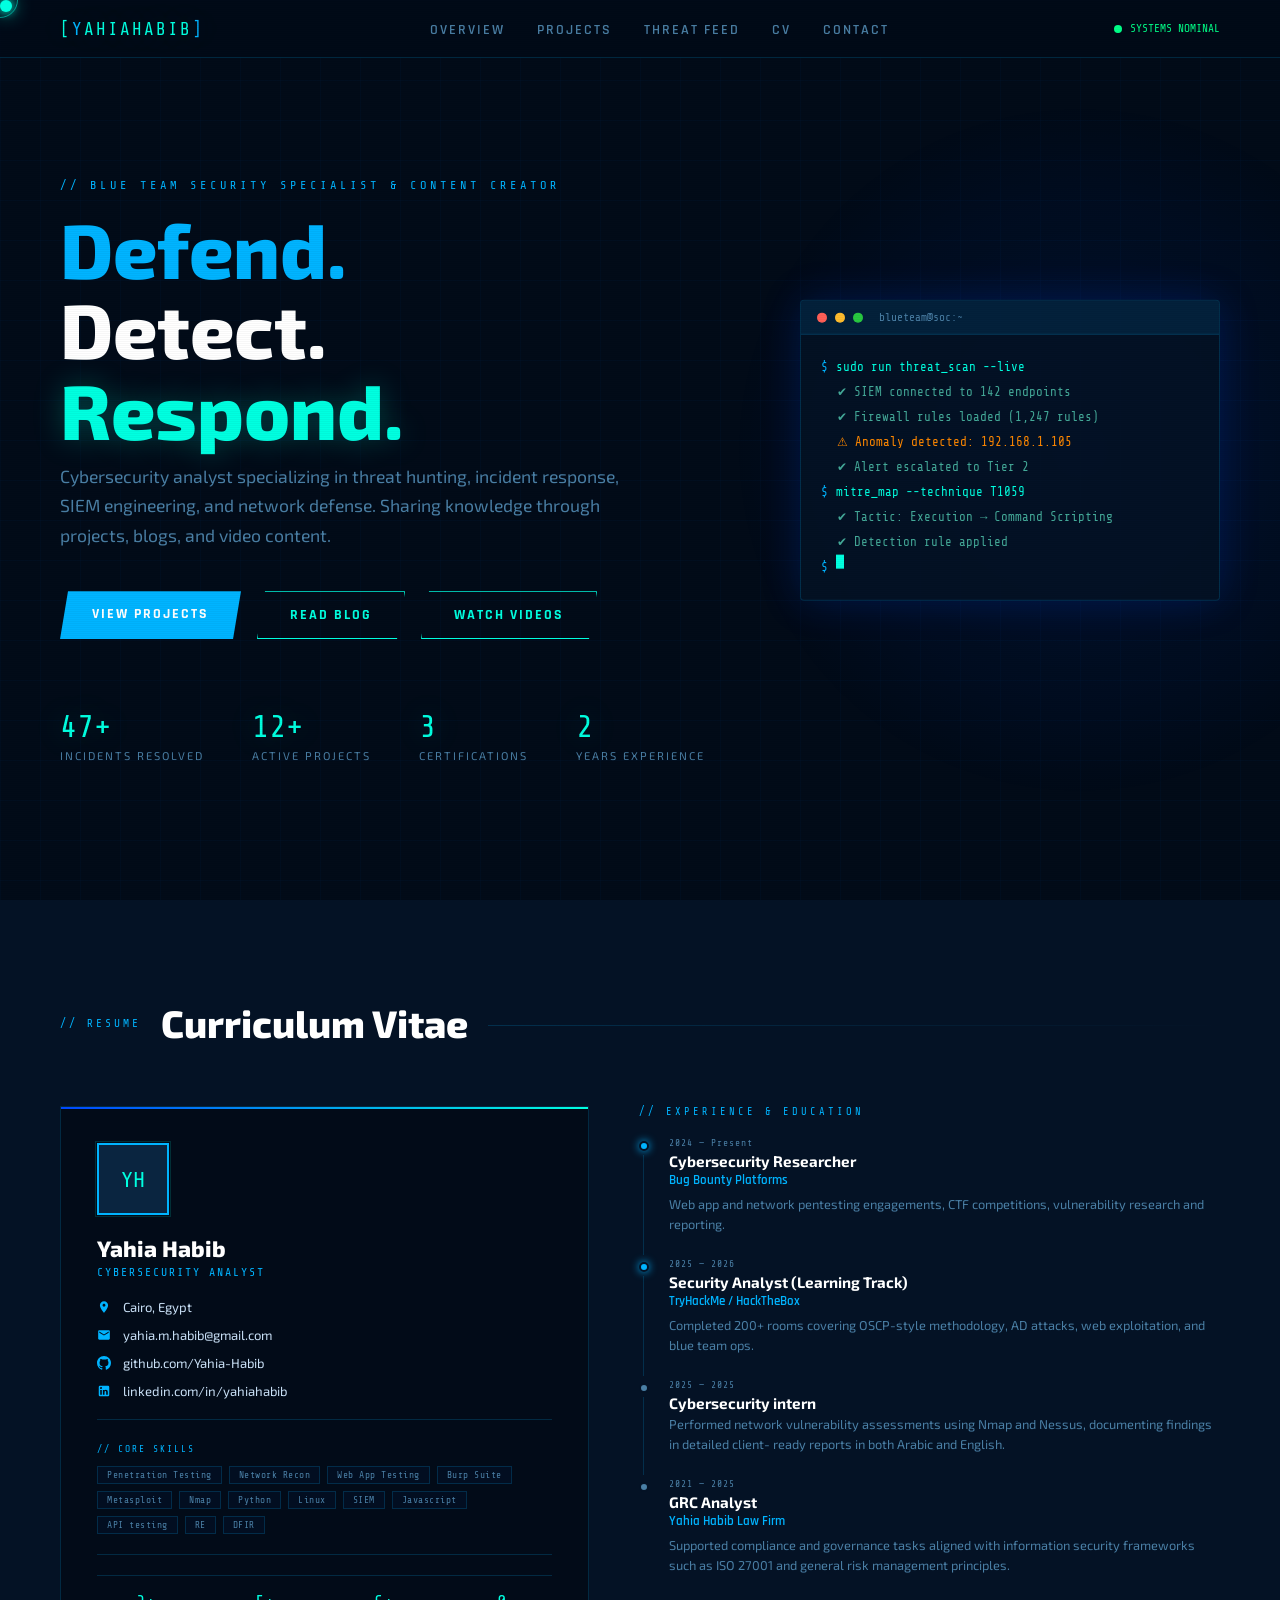
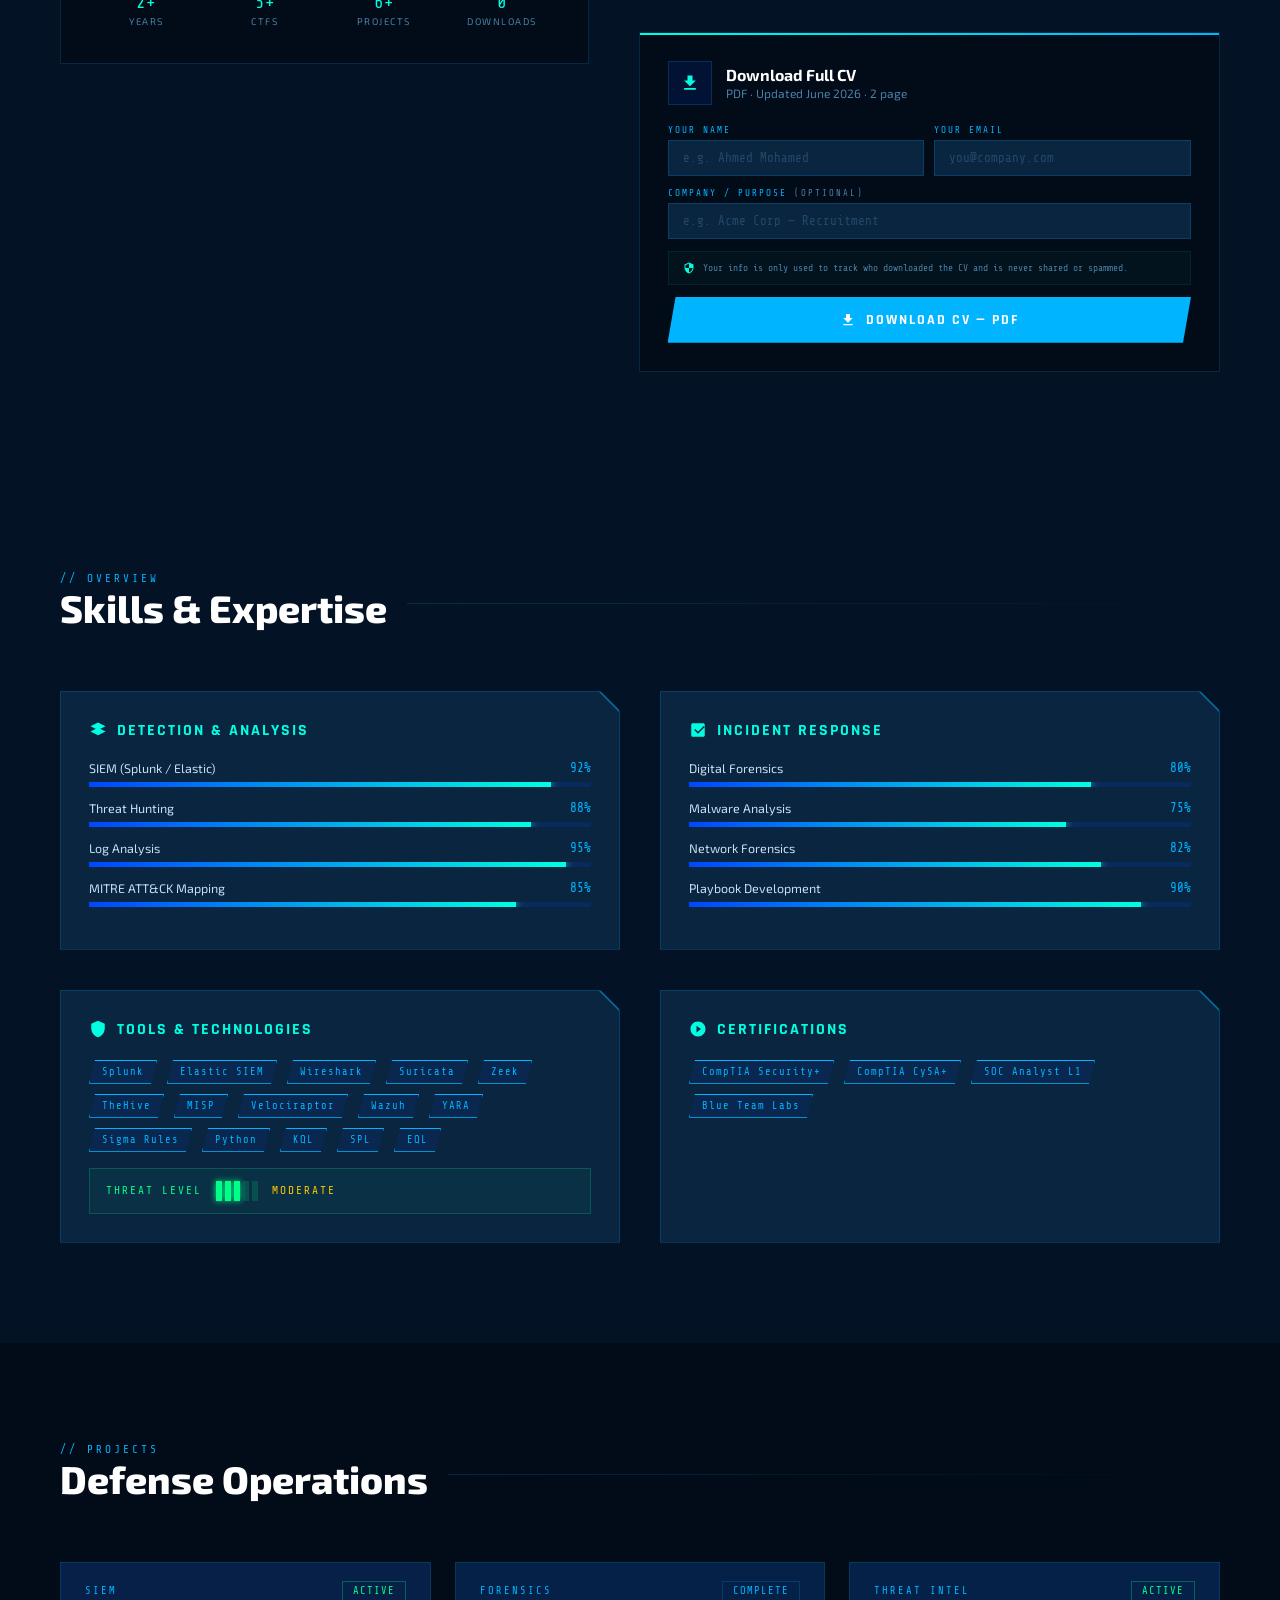
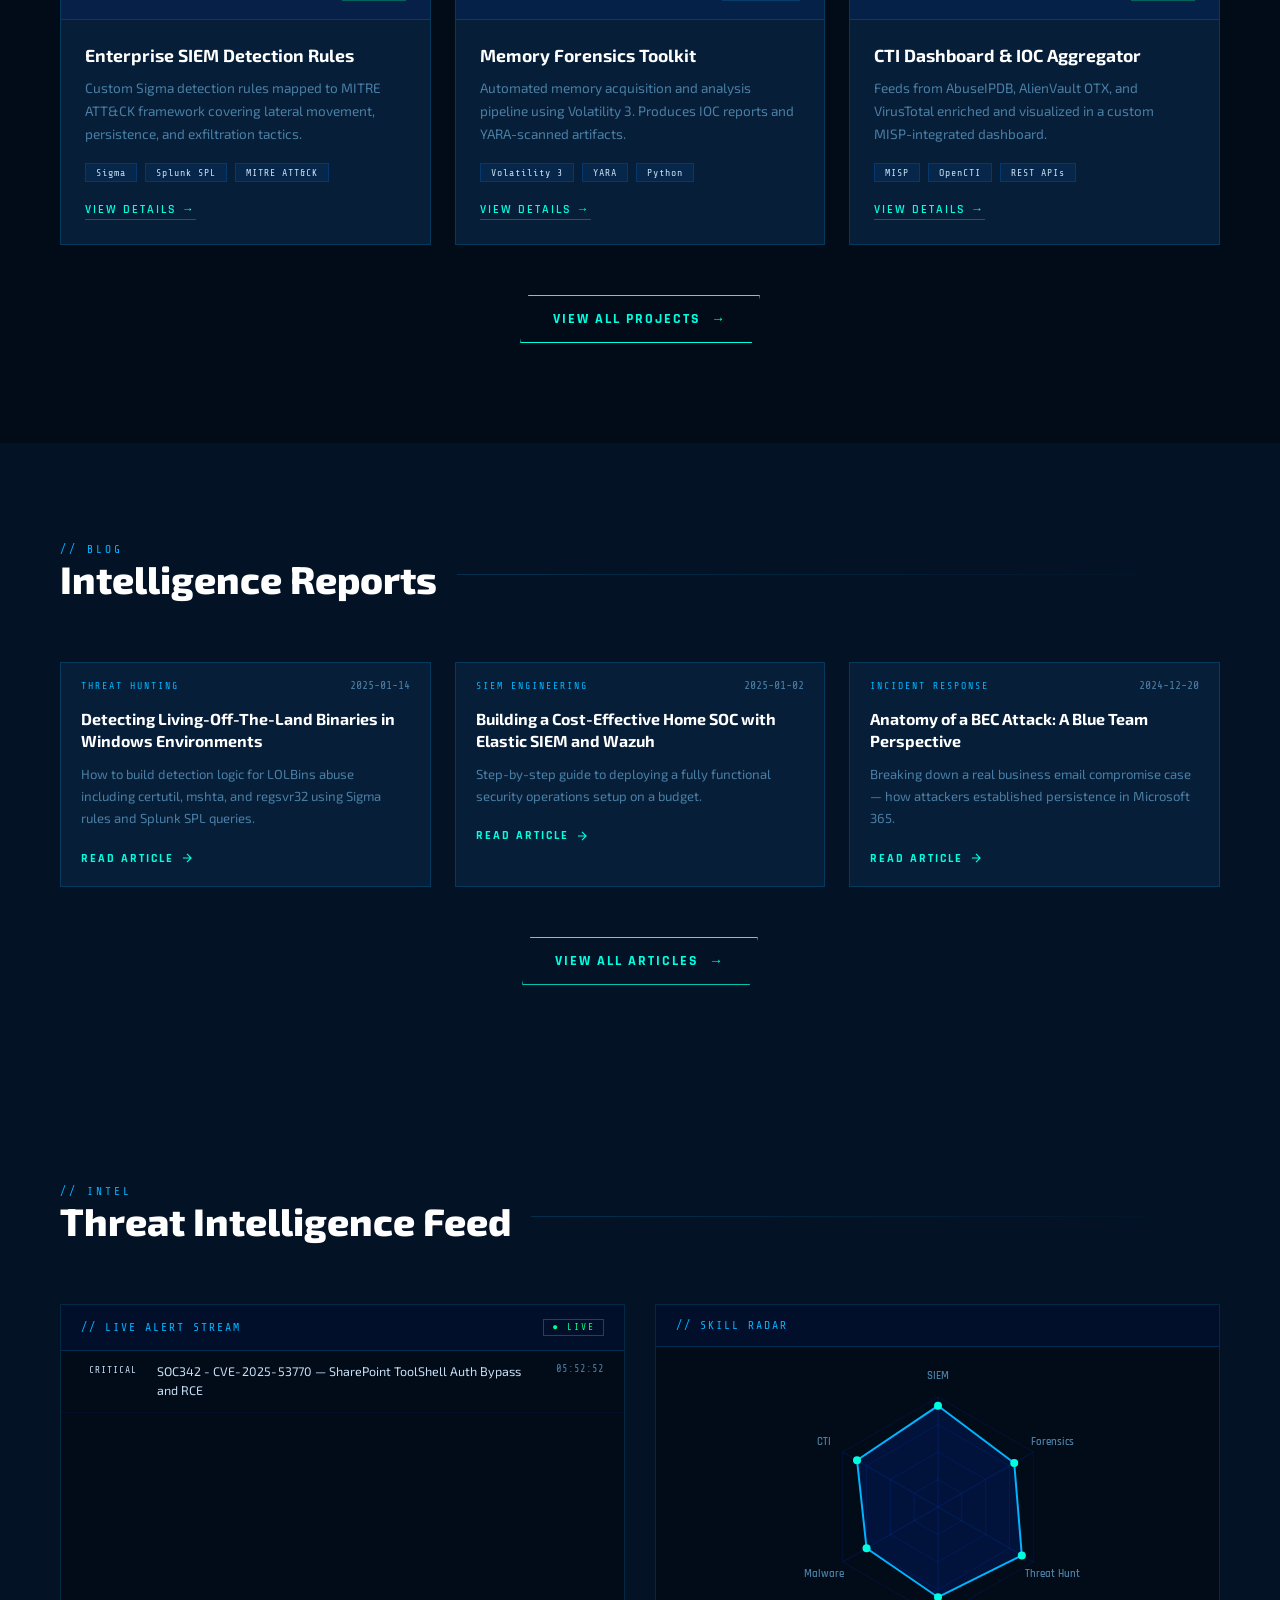
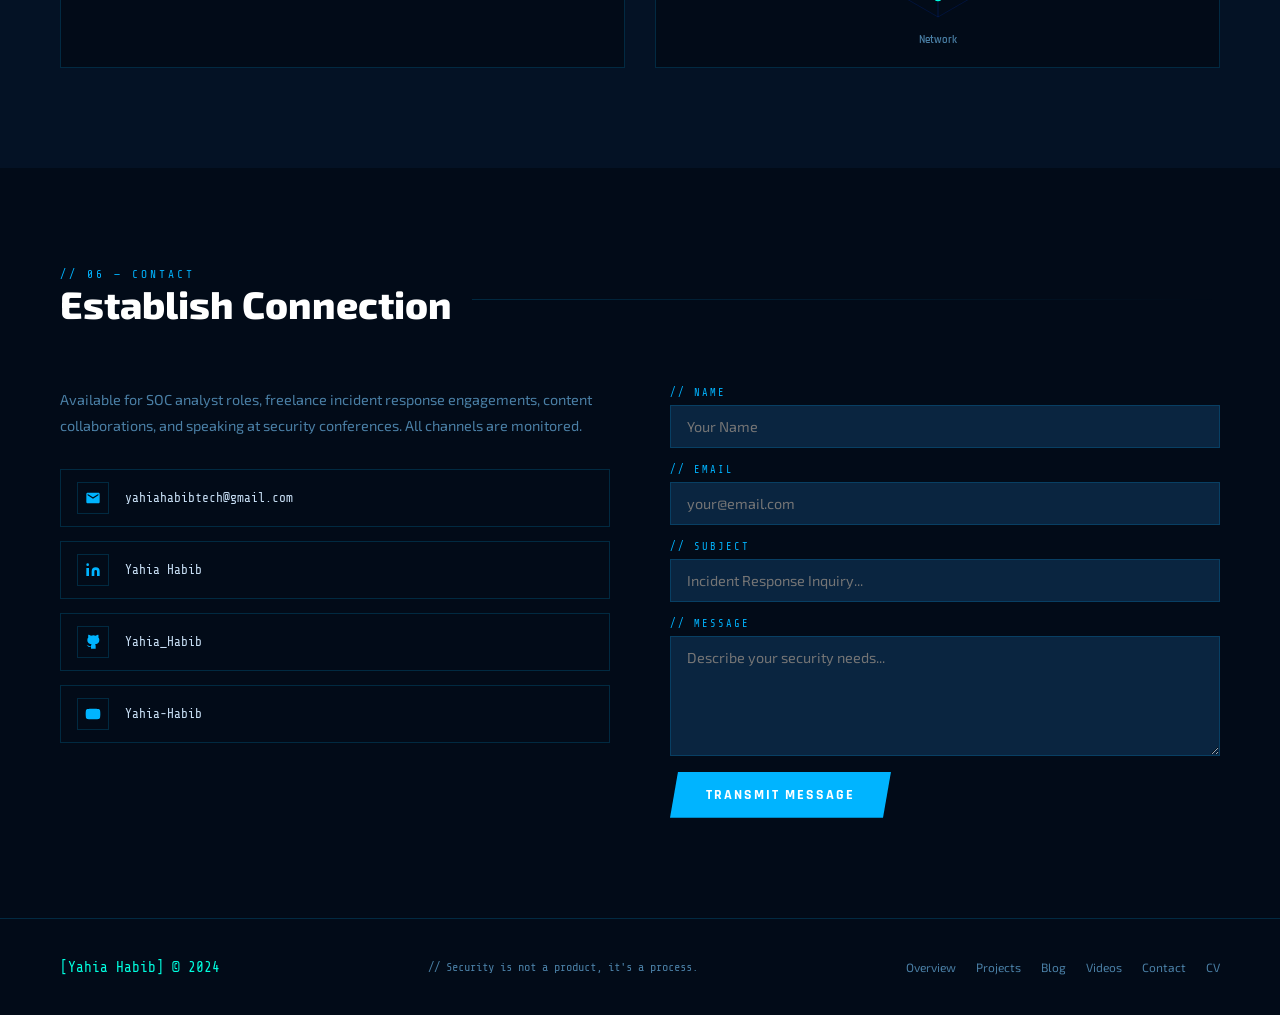
<file: index.html>
<!DOCTYPE html>
<html lang="en">
<head>
<meta charset="UTF-8">
<meta name="viewport" content="width=device-width, initial-scale=1.0">
<title>YAHIA HABIB Portfolio</title>
<link rel="preconnect" href="https://fonts.googleapis.com">
<link rel="stylesheet" href="styles.css">
<link href="https://fonts.googleapis.com/css2?family=Share+Tech+Mono&family=Rajdhani:wght@300;400;500;600;700&family=Exo+2:wght@200;400;600;800&display=swap" rel="stylesheet">
</head>
<body>
<div id="cursor"></div>
<div id="cursor-ring"></div>
<nav>
  <a href="index.html" class="nav-logo">[<span>Y</span>AHIAHABIB<span>]</span></a>
  <ul class="nav-links">
    <li><a href="#overview">Overview</a></li>
    <li><a href="coming-soon.html">Projects</a></li>
    <!-- <li><a href="coming-soon.html">Blog</a></li> -->
    <!-- <li><a href="coming-soon.html">Videos</a></li> -->
    <li><a href="#threatfeed">Threat Feed</a></li>
    <li><a href="#cv">CV</a></li>
    <li><a href="#contact">Contact</a></li>
  </ul>
  <div class="nav-status"><div class="status-dot"></div>SYSTEMS NOMINAL</div>
</nav>

<section class="hero">
  <div class="hero-bg-circle"></div>
  <div class="hero-tag">// Blue Team Security Specialist &amp; Content Creator</div>
  <h1><span class="blue">Defend.</span><br><span>Detect.</span><br><span class="cyan">Respond.</span></h1>
  <p class="hero-subtitle">Cybersecurity analyst specializing in threat hunting, incident response, SIEM engineering, and network defense. Sharing knowledge through projects, blogs, and video content.</p>
  <div class="hero-ctas">
    <a href="coming-soon.html" class="btn btn-primary">View Projects</a>
    <a href="coming-soon.html" class="btn btn-outline">Read Blog</a>
    <a href="coming-soon.html" class="btn btn-outline">Watch Videos</a>
  </div>
  <div class="hero-stats">
    <div class="stat"><div class="stat-num" data-count="47">0</div><div class="stat-label">Incidents Resolved</div></div>
    <div class="stat"><div class="stat-num" data-count="12">0</div><div class="stat-label">Active Projects</div></div>
    <div class="stat"><div class="stat-num" data-count="3">0</div><div class="stat-label">Certifications</div></div>
    <div class="stat"><div class="stat-num" data-count="2">0</div><div class="stat-label">Years Experience</div></div>
  </div>
  <div class="hero-terminal">
    <div class="terminal-bar">
      <div class="terminal-dot t-red"></div><div class="terminal-dot t-yellow"></div><div class="terminal-dot t-green"></div>
      <div class="terminal-title">blueteam@soc:~</div>
    </div>
    <div class="terminal-body">
      <div class="t-line"><span class="t-prompt">$</span><span class="t-cmd"> sudo run threat_scan --live</span></div>
      <div class="t-line"><span class="t-out">✔ SIEM connected to 142 endpoints</span></div>
      <div class="t-line"><span class="t-out">✔ Firewall rules loaded (1,247 rules)</span></div>
      <div class="t-line"><span class="t-warn">⚠ Anomaly detected: 192.168.1.105</span></div>
      <div class="t-line"><span class="t-out">✔ Alert escalated to Tier 2</span></div>
      <div class="t-line"><span class="t-prompt">$</span><span class="t-cmd"> mitre_map --technique T1059</span></div>
      <div class="t-line"><span class="t-out">✔ Tactic: Execution → Command Scripting</span></div>
      <div class="t-line"><span class="t-out">✔ Detection rule applied</span></div>
      <div class="t-line"><span class="t-prompt">$</span><span class="t-cursor"></span></div>
    </div>
  </div>
</section>
<section id="cv">
  <div class="section-header">
    <span class="section-tag">// resume</span>
    <h2 class="section-title">Curriculum Vitae</h2>
    <div class="section-line"></div>
  </div>

  <div class="cv-wrap">
    <div class="cv-card reveal">
      <div class="cv-avatar">YH</div>
      <div class="cv-name">Yahia Habib</div>
      <div class="cv-role">Cybersecurity Analyst</div>

      <div class="cv-meta-list">
        <div class="cv-meta-item">
          <svg viewBox="0 0 24 24"><path d="M12 2C8.13 2 5 5.13 5 9c0 5.25 7 13 7 13s7-7.75 7-13c0-3.87-3.13-7-7-7zm0 9.5c-1.38 0-2.5-1.12-2.5-2.5s1.12-2.5 2.5-2.5 2.5 1.12 2.5 2.5-1.12 2.5-2.5 2.5z"/></svg>
          <span>Cairo, Egypt</span>
        </div>
        <div class="cv-meta-item">
          <svg viewBox="0 0 24 24"><path d="M20 4H4c-1.1 0-2 .9-2 2v12c0 1.1.9 2 2 2h16c1.1 0 2-.9 2-2V6c0-1.1-.9-2-2-2zm0 4l-8 5-8-5V6l8 5 8-5v2z"/></svg>
          <span>yahia.m.habib@gmail.com</span>
        </div>
        <div class="cv-meta-item">
          <svg viewBox="0 0 24 24"><path d="M12 0C5.37 0 0 5.37 0 12c0 5.3 3.44 9.8 8.2 11.37.6.11.82-.26.82-.58v-2.03c-3.34.73-4.04-1.61-4.04-1.61-.54-1.38-1.33-1.75-1.33-1.75-1.09-.74.08-.73.08-.73 1.2.09 1.84 1.24 1.84 1.24 1.07 1.83 2.8 1.3 3.49 1 .1-.78.42-1.3.76-1.6-2.67-.3-5.47-1.33-5.47-5.93 0-1.31.47-2.38 1.24-3.22-.12-.3-.54-1.52.12-3.18 0 0 1.01-.32 3.3 1.23a11.5 11.5 0 0 1 3-.4c1.02 0 2.04.14 3 .4 2.28-1.55 3.29-1.23 3.29-1.23.66 1.66.24 2.88.12 3.18.77.84 1.24 1.91 1.24 3.22 0 4.61-2.81 5.63-5.48 5.92.43.37.81 1.1.81 2.22v3.29c0 .32.22.7.83.58C20.57 21.8 24 17.3 24 12c0-6.63-5.37-12-12-12z"/></svg>
          <span>github.com/Yahia-Habib</span>
        </div>
        <div class="cv-meta-item">
          <svg viewBox="0 0 24 24"><path d="M19 3a2 2 0 0 1 2 2v14a2 2 0 0 1-2 2H5a2 2 0 0 1-2-2V5a2 2 0 0 1 2-2h14m-.5 15.5v-5.3a3.26 3.26 0 0 0-3.26-3.26c-.85 0-1.84.52-2.32 1.3v-1.11h-2.79v8.37h2.79v-4.93c0-.77.62-1.4 1.39-1.4a1.4 1.4 0 0 1 1.4 1.4v4.93h2.79M6.88 8.56a1.68 1.68 0 0 0 1.68-1.68c0-.93-.75-1.69-1.68-1.69a1.69 1.69 0 0 0-1.69 1.69c0 .93.76 1.68 1.69 1.68m1.39 9.94v-8.37H5.5v8.37h2.77z"/></svg>
          <span>linkedin.com/in/yahiahabib</span>
        </div>
      </div>

      <div class="cv-divider"></div>
      <div class="cv-skills-wrap">
        <div class="cv-skill-label">// Core Skills</div>
        <div class="cv-skill-tags">
          <span class="cv-tag">Penetration Testing</span>
          <span class="cv-tag">Network Recon</span>
          <span class="cv-tag">Web App Testing</span>
          <span class="cv-tag">Burp Suite</span>
          <span class="cv-tag">Metasploit</span>
          <span class="cv-tag">Nmap</span>
          <span class="cv-tag">Python</span>
          <span class="cv-tag">Linux</span>
          <span class="cv-tag">SIEM</span>
          <span class="cv-tag">Javascript</span>
          <span class="cv-tag">API testing</span>
          <span class="cv-tag">RE</span>
          <span class="cv-tag">DFIR</span>
        </div>
      </div>

      <div class="cv-divider"></div>
      <div class="cv-stats-row">
        <div class="cv-stat"><span class="cv-stat-num">2+</span><span class="cv-stat-lbl">Years</span></div>
        <div class="cv-stat"><span class="cv-stat-num">5+</span><span class="cv-stat-lbl">CTFs</span></div>
        <div class="cv-stat"><span class="cv-stat-num">6+</span><span class="cv-stat-lbl">Projects</span></div>
        <div class="cv-stat"><span class="cv-stat-num" id="cv-dl-count">0</span><span class="cv-stat-lbl">Downloads</span></div>
      </div>
    </div>

    <div class="cv-right reveal">
      <div>
        <div class="cv-timeline-title">// Experience &amp; Education</div>
        <div class="cv-timeline">

          <div class="cv-entry">
            <div class="cv-entry-line"><div class="cv-dot"></div><div class="cv-connector"></div></div>
            <div class="cv-entry-body">
              <div class="cv-entry-date">2024 — Present</div>
              <div class="cv-entry-role"> Cybersecurity Researcher</div>
              <div class="cv-entry-org">Bug Bounty Platforms</div>
              <div class="cv-entry-desc">Web app and network pentesting engagements, CTF competitions, vulnerability research and reporting.</div>
            </div>
          </div>

          <div class="cv-entry">
            <div class="cv-entry-line"><div class="cv-dot"></div><div class="cv-connector"></div></div>
            <div class="cv-entry-body">
              <div class="cv-entry-date">2025 — 2026</div>
              <div class="cv-entry-role">Security Analyst (Learning Track)</div>
              <div class="cv-entry-org">TryHackMe / HackTheBox</div>
              <div class="cv-entry-desc">Completed 200+ rooms covering OSCP-style methodology, AD attacks, web exploitation, and blue team ops.</div>
            </div>
          </div>

          <div class="cv-entry">
            <div class="cv-entry-line"><div class="cv-dot dim"></div><div class="cv-connector"></div></div>
            <div class="cv-entry-body">
              <div class="cv-entry-date">2025 — 2025</div>
              <div class="cv-entry-role">Cybersecurity intern</div>
              <!-- <div class="cv-entry-org"></div> -->
              <div class="cv-entry-desc">Performed network vulnerability assessments using Nmap and Nessus, documenting findings in detailed client-
ready reports in both Arabic and English.</div>
            </div>
          </div>

          <div class="cv-entry">
            <div class="cv-entry-line"><div class="cv-dot dim"></div></div>
            <div class="cv-entry-body">
              <div class="cv-entry-date">2021 — 2025</div>
              <div class="cv-entry-role">GRC Analyst</div>
              <div class="cv-entry-org">Yahia Habib Law Firm</div>
              <div class="cv-entry-desc">Supported compliance and governance tasks aligned with information security frameworks such as ISO 27001 and general
risk management principles.</div>
            </div>
          </div>

        </div>
      </div>

      <div class="cv-download-box">
        <div class="cv-dl-header">
          <div class="cv-dl-icon">
            <svg viewBox="0 0 24 24"><path d="M19 9h-4V3H9v6H5l7 7 7-7zM5 18v2h14v-2H5z"/></svg>
          </div>
          <div>
            <div class="cv-dl-title">Download Full CV</div>
            <div class="cv-dl-sub">PDF · Updated June 2026 · 2 page</div>
          </div>
        </div>

        <div class="cv-gate-form" id="cv-gate-form">
          <div class="cv-gate-row">
            <div class="cv-gate-field">
              <label class="cv-gate-label">Your Name</label>
              <input type="text" class="cv-gate-input" id="cv-name" placeholder="e.g. Ahmed Mohamed" autocomplete="name">
            </div>
            <div class="cv-gate-field">
              <label class="cv-gate-label">Your Email</label>
              <input type="email" class="cv-gate-input" id="cv-email" placeholder="you@company.com" autocomplete="email">
            </div>
          </div>
          <div class="cv-gate-field">
            <label class="cv-gate-label">Company / Purpose <span style="color:var(--muted);font-size:.55rem">(optional)</span></label>
            <input type="text" class="cv-gate-input" id="cv-company" placeholder="e.g. Acme Corp — Recruitment">
          </div>

          <div class="cv-dl-note">
            <svg viewBox="0 0 24 24"><path d="M12 1L3 5v6c0 5.55 3.84 10.74 9 12 5.16-1.26 9-6.45 9-12V5l-9-4zm0 10.99h7c-.53 4.12-3.28 7.79-7 8.94V12H5V6.3l7-3.11v8.8z"/></svg>
            Your info is only used to track who downloaded the CV and is never shared or spammed.
          </div>

          <button class="cv-dl-btn" id="cv-dl-btn" onclick="handleCVDownload()">
            <svg viewBox="0 0 24 24"><path d="M19 9h-4V3H9v6H5l7 7 7-7zM5 18v2h14v-2H5z"/></svg>
            Download CV — PDF
          </button>
          <div class="cv-dl-success" id="cv-dl-success">
            ✓ Download started — thanks for your interest! Check your downloads folder.
          </div>
        </div>
      </div>

    </div>
  </div>
</section>

<section id="overview">
  <div class="section-header reveal">
    <div><div class="section-tag">// Overview</div><h2 class="section-title">Skills &amp; Expertise</h2></div>
    <div class="section-line"></div>
  </div>
  <div class="overview-grid">
    <div class="skill-card reveal">
      <h3><svg viewBox="0 0 24 24"><path d="M12 2L2 7l10 5 10-5-10-5zm0 7L2 14l10 5 10-5-10-5z"/></svg>Detection &amp; Analysis</h3>
      <div class="skill-bar-wrap"><div class="skill-bar-label"><span>SIEM (Splunk / Elastic)</span><span>92%</span></div><div class="skill-bar"><div class="skill-bar-fill" data-width="92"></div></div></div>
      <div class="skill-bar-wrap"><div class="skill-bar-label"><span>Threat Hunting</span><span>88%</span></div><div class="skill-bar"><div class="skill-bar-fill" data-width="88"></div></div></div>
      <div class="skill-bar-wrap"><div class="skill-bar-label"><span>Log Analysis</span><span>95%</span></div><div class="skill-bar"><div class="skill-bar-fill" data-width="95"></div></div></div>
      <div class="skill-bar-wrap"><div class="skill-bar-label"><span>MITRE ATT&amp;CK Mapping</span><span>85%</span></div><div class="skill-bar"><div class="skill-bar-fill" data-width="85"></div></div></div>
    </div>
    <div class="skill-card reveal">
      <h3><svg viewBox="0 0 24 24"><path d="M19 3H5c-1.1 0-2 .9-2 2v14c0 1.1.9 2 2 2h14c1.1 0 2-.9 2-2V5c0-1.1-.9-2-2-2zm-7 14l-5-5 1.41-1.41L12 14.17l7.59-7.59L21 8l-9 9z"/></svg>Incident Response</h3>
      <div class="skill-bar-wrap"><div class="skill-bar-label"><span>Digital Forensics</span><span>80%</span></div><div class="skill-bar"><div class="skill-bar-fill" data-width="80"></div></div></div>
      <div class="skill-bar-wrap"><div class="skill-bar-label"><span>Malware Analysis</span><span>75%</span></div><div class="skill-bar"><div class="skill-bar-fill" data-width="75"></div></div></div>
      <div class="skill-bar-wrap"><div class="skill-bar-label"><span>Network Forensics</span><span>82%</span></div><div class="skill-bar"><div class="skill-bar-fill" data-width="82"></div></div></div>
      <div class="skill-bar-wrap"><div class="skill-bar-label"><span>Playbook Development</span><span>90%</span></div><div class="skill-bar"><div class="skill-bar-fill" data-width="90"></div></div></div>
    </div>
    <div class="skill-card reveal">
      <h3><svg viewBox="0 0 24 24"><path d="M12 1L3 5v6c0 5.55 3.84 10.74 9 12 5.16-1.26 9-6.45 9-12V5l-9-4z"/></svg>Tools &amp; Technologies</h3>
      <div class="cert-badges">
        <span class="badge">Splunk</span><span class="badge">Elastic SIEM</span><span class="badge">Wireshark</span>
        <span class="badge">Suricata</span><span class="badge">Zeek</span><span class="badge">TheHive</span>
        <span class="badge">MISP</span><span class="badge">Velociraptor</span><span class="badge">Wazuh</span>
        <span class="badge">YARA</span><span class="badge">Sigma Rules</span><span class="badge">Python</span>
        <span class="badge">KQL</span><span class="badge">SPL</span><span class="badge">EQL</span>
      </div>
      <div class="threat-indicator">
        <div class="threat-level">THREAT LEVEL</div>
        <div class="threat-bars"><div class="tbar active"></div><div class="tbar active"></div><div class="tbar active"></div><div class="tbar"></div><div class="tbar"></div></div>
        <div class="threat-level" style="color:#ffc800">MODERATE</div>
      </div>
    </div>
    <div class="skill-card reveal">
      <h3><svg viewBox="0 0 24 24"><path d="M12 2C6.48 2 2 6.48 2 12s4.48 10 10 10 10-4.48 10-10S17.52 2 12 2zm-2 14.5v-9l6 4.5-6 4.5z"/></svg>Certifications</h3>
      <div class="cert-badges">
        <span class="badge">CompTIA Security+</span><span class="badge">CompTIA CySA+</span>
        <span class="badge">SOC Analyst L1</span><span class="badge">Blue Team Labs</span>
      </div>
    </div>
  </div>
</section>

<section id="projects">
  <div class="section-header reveal">
    <div><div class="section-tag">// Projects</div><h2 class="section-title">Defense Operations</h2></div>
    <div class="section-line"></div>
  </div>
  <div class="projects-grid">
    <div class="project-card reveal">
      <div class="project-header"><span class="project-type">SIEM</span><span class="project-status status-active">ACTIVE</span></div>
      <div class="project-body">
        <h3>Enterprise SIEM Detection Rules</h3>
        <p>Custom Sigma detection rules mapped to MITRE ATT&amp;CK framework covering lateral movement, persistence, and exfiltration tactics.</p>
        <div class="project-tags"><span class="project-tag">Sigma</span><span class="project-tag">Splunk SPL</span><span class="project-tag">MITRE ATT&amp;CK</span></div>
        <div class="project-links"><a href="coming-soon.html" class="project-link">View Details →</a></div>
      </div>
    </div>
    <div class="project-card reveal">
      <div class="project-header"><span class="project-type">Forensics</span><span class="project-status status-complete">COMPLETE</span></div>
      <div class="project-body">
        <h3>Memory Forensics Toolkit</h3>
        <p>Automated memory acquisition and analysis pipeline using Volatility 3. Produces IOC reports and YARA-scanned artifacts.</p>
        <div class="project-tags"><span class="project-tag">Volatility 3</span><span class="project-tag">YARA</span><span class="project-tag">Python</span></div>
        <div class="project-links"><a href="coming-soon.html" class="project-link">View Details →</a></div>
      </div>
    </div>
    <div class="project-card reveal">
      <div class="project-header"><span class="project-type">Threat Intel</span><span class="project-status status-active">ACTIVE</span></div>
      <div class="project-body">
        <h3>CTI Dashboard &amp; IOC Aggregator</h3>
        <p>Feeds from AbuseIPDB, AlienVault OTX, and VirusTotal enriched and visualized in a custom MISP-integrated dashboard.</p>
        <div class="project-tags"><span class="project-tag">MISP</span><span class="project-tag">OpenCTI</span><span class="project-tag">REST APIs</span></div>
        <div class="project-links"><a href="coming-soon.html" class="project-link">View Details →</a></div>
      </div>
    </div>
  </div>
  <div class="section-cta reveal">
    <a href="coming-soon.html" class="btn btn-outline">View All Projects &nbsp;→</a>
  </div>
</section>
<section id="blog">
  <div class="section-header reveal">
    <div><div class="section-tag">// Blog</div><h2 class="section-title">Intelligence Reports</h2></div>
    <div class="section-line"></div>
  </div>
  <div class="blog-grid">
    <div class="blog-card reveal">
      <div class="blog-meta"><span class="blog-category">Threat Hunting</span><span class="blog-date">2025-01-14</span></div>
      <div class="blog-body">
        <h3>Detecting Living-Off-The-Land Binaries in Windows Environments</h3>
        <p>How to build detection logic for LOLBins abuse including certutil, mshta, and regsvr32 using Sigma rules and Splunk SPL queries.</p>
        <a href="coming-soon.html" class="blog-read">Read Article<svg viewBox="0 0 24 24"><path d="M5 12h14M12 5l7 7-7 7"/></svg></a>
      </div>
    </div>
    <div class="blog-card reveal">
      <div class="blog-meta"><span class="blog-category">SIEM Engineering</span><span class="blog-date">2025-01-02</span></div>
      <div class="blog-body">
        <h3>Building a Cost-Effective Home SOC with Elastic SIEM and Wazuh</h3>
        <p>Step-by-step guide to deploying a fully functional security operations setup on a budget.</p>
        <a href="coming-soon.html" class="blog-read">Read Article<svg viewBox="0 0 24 24"><path d="M5 12h14M12 5l7 7-7 7"/></svg></a>
      </div>
    </div>
    <div class="blog-card reveal">
      <div class="blog-meta"><span class="blog-category">Incident Response</span><span class="blog-date">2024-12-20</span></div>
      <div class="blog-body">
        <h3>Anatomy of a BEC Attack: A Blue Team Perspective</h3>
        <p>Breaking down a real business email compromise case — how attackers established persistence in Microsoft 365.</p>
        <a href="coming-soon.html" class="blog-read">Read Article<svg viewBox="0 0 24 24"><path d="M5 12h14M12 5l7 7-7 7"/></svg></a>
      </div>
    </div>
  </div>
  <div class="section-cta reveal">
    <a href="coming-soon.html" class="btn btn-outline">View All Articles &nbsp;→</a>
  </div>
</section>
<!-- 
<section id="videos">
  <div class="section-header reveal">
    <div><div class="section-tag">// Videos</div><h2 class="section-title">YouTube Content</h2></div>
    <div class="section-line"></div>
  </div>
  <div class="yt-grid">
    <div class="yt-card reveal">
      <div class="yt-thumb" style="background:linear-gradient(135deg,#041225,#0047ff22);display:flex;align-items:center;justify-content:center;">
        <span style="font-family:'Share Tech Mono',monospace;font-size:.7rem;color:#0047ff;letter-spacing:2px">SPLUNK TUTORIAL</span>
        <div class="yt-thumb-overlay"><div class="yt-play"><svg viewBox="0 0 24 24"><path d="M8 5v14l11-7z"/></svg></div></div>
      </div>
      <div class="yt-info">
        <div class="yt-meta"><span class="yt-tag">● SIEM</span><span class="yt-duration">24:18</span></div>
        <h3>Building Your First Splunk Detection Rule From Scratch</h3>
        <p>Complete walkthrough: ingesting Windows event logs and writing SPL queries.</p>
        <a href="coming-soon.html" class="yt-link">Watch Now ↗</a>
      </div>
    </div>
    <div class="yt-card reveal">
      <div class="yt-thumb" style="background:linear-gradient(135deg,#041225,#ff000022);display:flex;align-items:center;justify-content:center;">
        <span style="font-family:'Share Tech Mono',monospace;font-size:.7rem;color:#ff4444;letter-spacing:2px">MALWARE LAB</span>
        <div class="yt-thumb-overlay"><div class="yt-play"><svg viewBox="0 0 24 24"><path d="M8 5v14l11-7z"/></svg></div></div>
      </div>
      <div class="yt-info">
        <div class="yt-meta"><span class="yt-tag">● Malware</span><span class="yt-duration">38:45</span></div>
        <h3>Analyzing Ransomware: LockBit Behavioral Analysis in Any.Run</h3>
        <p>Live sandbox analysis of a LockBit sample and detection signatures.</p>
        <a href="coming-soon.html" class="yt-link">Watch Now ↗</a>
      </div>
    </div>
    <div class="yt-card reveal">
      <div class="yt-thumb" style="background:linear-gradient(135deg,#041225,#00ffe022);display:flex;align-items:center;justify-content:center;">
        <span style="font-family:'Share Tech Mono',monospace;font-size:.7rem;color:#00ffe0;letter-spacing:2px">HOME SOC</span>
        <div class="yt-thumb-overlay"><div class="yt-play"><svg viewBox="0 0 24 24"><path d="M8 5v14l11-7z"/></svg></div></div>
      </div>
      <div class="yt-info">
        <div class="yt-meta"><span class="yt-tag">● Lab Setup</span><span class="yt-duration">52:10</span></div>
        <h3>Home SOC Lab: Full Setup With Elastic SIEM + Wazuh (2025)</h3>
        <p>Build your own monitoring lab step-by-step with full endpoint telemetry.</p>
        <a href="coming-soon.html" class="yt-link">Watch Now ↗</a>
      </div>
    </div>
  </div>
  <div class="section-cta reveal">
    <a href="coming-soon.html" class="btn btn-outline">View All Videos &nbsp;→</a>
  </div>
</section> -->

<section id="threatfeed">
  <div class="section-header reveal">
    <div><div class="section-tag">// Intel</div><h2 class="section-title">Threat Intelligence Feed</h2></div>
    <div class="section-line"></div>
  </div>
  <div class="feed-container">
    <div class="feed-panel reveal">
      <div class="feed-panel-header"><span class="feed-panel-title">// LIVE ALERT STREAM</span><span class="live-badge">● LIVE</span></div>
      <div class="feed-list" id="alertFeed"></div>
    </div>
    <div class="feed-panel reveal">
      <div class="feed-panel-header"><span class="feed-panel-title">// SKILL RADAR</span></div>
      <div class="radar-wrap"><canvas id="radar" width="340" height="280"></canvas></div>
    </div>
  </div>
</section>


<section id="contact">
  <div class="section-header reveal">
    <div><div class="section-tag">// 06 — Contact</div><h2 class="section-title">Establish Connection</h2></div>
    <div class="section-line"></div>
  </div>
  <div class="contact-wrap">
    <div class="contact-info reveal">
      <p>Available for SOC analyst roles, freelance incident response engagements, content collaborations, and speaking at security conferences. All channels are monitored.</p>
      <div class="contact-links">
        <a href="mailto:yahiahabibtech@gmail.com" class="contact-link"><div class="contact-link-icon"><svg viewBox="0 0 24 24"><path d="M20 4H4c-1.1 0-2 .9-2 2v12c0 1.1.9 2 2 2h16c1.1 0 2-.9 2-2V6c0-1.1-.9-2-2-2zm0 4l-8 5-8-5V6l8 5 8-5v2z"/></svg></div>yahiahabibtech@gmail.com</a>
        <a href="https://www.linkedin.com/in/yahiahabib/" target="_blank" class="contact-link"><div class="contact-link-icon"><svg viewBox="0 0 24 24"><path d="M16 8a6 6 0 0 1 6 6v7h-4v-7a2 2 0 0 0-2-2 2 2 0 0 0-2 2v7h-4v-7a6 6 0 0 1 6-6zM2 9h4v12H2z M4 6a2 2 0 1 0 0-4 2 2 0 0 0 0 4z"/></svg></div>Yahia Habib</a>
        <a href="https://github.com/Yahia-Habib" target="_blank" class="contact-link"><div class="contact-link-icon"><svg viewBox="0 0 24 24"><path d="M9 19c-5 1.5-5-2.5-7-3m14 6v-3.87a3.37 3.37 0 0 0-.94-2.61c3.14-.35 6.44-1.54 6.44-7A5.44 5.44 0 0 0 20 4.77 5.07 5.07 0 0 0 19.91 1S18.73.65 16 2.48a13.38 13.38 0 0 0-7 0C6.27.65 5.09 1 5.09 1A5.07 5.07 0 0 0 5 4.77a5.44 5.44 0 0 0-1.5 3.78c0 5.42 3.3 6.61 6.44 7A3.37 3.37 0 0 0 9 18.13V22"/></svg></div>Yahia_Habib</a>
        <a href="https://www.youtube.com/@Yahia-Habib" class="contact-link"><div class="contact-link-icon"><svg viewBox="0 0 24 24"><path d="M22.54 6.42a2.78 2.78 0 0 0-1.95-1.97C18.88 4 12 4 12 4s-6.88 0-8.59.45A2.78 2.78 0 0 0 1.46 6.42 29 29 0 0 0 1 12a29 29 0 0 0 .46 5.58a2.78 2.78 0 0 0 1.95 1.97C5.12 20 12 20 12 20s6.88 0 8.59-.45a2.78 2.78 0 0 0 1.95-1.97A29 29 0 0 0 23 12a29 29 0 0 0-.46-5.58z"/><polygon points="9.75 15.02 15.5 12 9.75 8.98 9.75 15.02"/></svg></div>Yahia-Habib</a>
      </div>
    </div>
    <div class="reveal">
      <form class="contact-form" id="contactForm">
        <div class="form-group"><label class="form-label">// Name</label><input type="text" class="form-input" placeholder="Your Name" required></div>
        <div class="form-group"><label class="form-label">// Email</label><input type="email" class="form-input" placeholder="your@email.com" required></div>
        <div class="form-group"><label class="form-label">// Subject</label><input type="text" class="form-input" placeholder="Incident Response Inquiry..."></div>
        <div class="form-group"><label class="form-label">// Message</label><textarea class="form-textarea" placeholder="Describe your security needs..."></textarea></div>
        <button type="submit" class="form-submit">Transmit Message</button>
        <div class="form-msg" id="formMsg">// Message transmitted successfully. Standing by.</div>
      </form>
    </div>
  </div>
</section>

<footer>
  <div class="footer-logo">[Yahia Habib] © 2024</div>
  <div class="footer-copy">// Security is not a product, it's a process.</div>
  <div class="footer-links">
    <a href="#overview">Overview</a>
    <a href="coming-soon.html">Projects</a>
    <a href="coming-soon.html">Blog</a>
    <a href="coming-soon.html">Videos</a>
    <a href="#contact">Contact</a>
    <a href="#cv">CV</a>
  </div>
</footer>

<div class="modal-overlay" id="projectModal">
  <div class="modal-box">
    <button class="modal-close" onclick="closeModal('projectModal')">×</button>
    <div class="modal-tag" id="modalTag"></div>
    <h2 id="modalTitle"></h2>
    <div class="modal-content" id="modalContent"></div>
  </div>
</div>

<script src="main.js"></script>
</body>
</html>
</file>
<file: styles.css>
/* ============================================================
   BLUE TEAM PORTFOLIO — styles.css
   ============================================================ */

/* ── VARIABLES ── */
:root {
  --bg:#020b18;--bg2:#041225;--bg3:#071e38;
  --blue:#00b4ff;--cyan:#00ffe0;--accent:#0047ff;
  --dim:#0a2540;--text:#c8dff5;--muted:#4a7fa5;
  --border:rgba(0,180,255,0.18);
  --glow:0 0 18px rgba(0,180,255,0.4);
  --glow2:0 0 30px rgba(0,255,224,0.25);
}

/* ── RESET ── */
*,*::before,*::after{box-sizing:border-box;margin:0;padding:0}
html{scroll-behavior:smooth}
body{background:var(--bg);color:var(--text);font-family:'Exo 2',sans-serif;overflow-x:hidden;cursor:none}

/* ── CUSTOM CURSOR ── */
#cursor{width:12px;height:12px;background:var(--cyan);border-radius:50%;position:fixed;top:0;left:0;pointer-events:none;z-index:9999;transition:transform .1s ease;box-shadow:0 0 10px var(--cyan),0 0 20px var(--cyan)}
#cursor-ring{width:36px;height:36px;border:1px solid rgba(0,255,224,.5);border-radius:50%;position:fixed;top:0;left:0;pointer-events:none;z-index:9998;transition:transform .25s ease,width .2s,height .2s}

/* ── BACKGROUND OVERLAYS ── */
body::before{content:'';position:fixed;inset:0;background:repeating-linear-gradient(0deg,rgba(0,0,0,.03) 0,rgba(0,0,0,.03) 1px,transparent 1px,transparent 2px);pointer-events:none;z-index:9000}
body::after{content:'';position:fixed;inset:0;background-image:linear-gradient(rgba(0,100,200,.04) 1px,transparent 1px),linear-gradient(90deg,rgba(0,100,200,.04) 1px,transparent 1px);background-size:40px 40px;pointer-events:none;z-index:0}

/* ── NAV ── */
nav{position:fixed;top:0;left:0;right:0;z-index:100;display:flex;align-items:center;justify-content:space-between;padding:18px 60px;background:rgba(2,11,24,.85);backdrop-filter:blur(12px);border-bottom:1px solid var(--border)}
.nav-logo{font-family:'Share Tech Mono',monospace;font-size:1.1rem;color:var(--cyan);letter-spacing:2px;text-shadow:var(--glow2);text-decoration:none}
.nav-logo span{color:var(--blue)}
.nav-links{display:flex;gap:32px;list-style:none}
.nav-links a{font-family:'Rajdhani',sans-serif;font-weight:600;font-size:.85rem;letter-spacing:2px;text-transform:uppercase;color:var(--muted);text-decoration:none;transition:color .3s,text-shadow .3s;position:relative}
.nav-links a::after{content:'';position:absolute;bottom:-4px;left:0;width:0;height:1px;background:var(--cyan);transition:width .3s}
.nav-links a:hover,.nav-links a.active{color:var(--cyan);text-shadow:var(--glow2)}
.nav-links a:hover::after,.nav-links a.active::after{width:100%}
.nav-status{display:flex;align-items:center;gap:8px;font-family:'Share Tech Mono',monospace;font-size:.7rem;color:#00ff88}
.status-dot{width:8px;height:8px;border-radius:50%;background:#00ff88;animation:pulse-dot 2s infinite}
@keyframes pulse-dot{0%,100%{box-shadow:0 0 0 0 rgba(0,255,136,.6)}50%{box-shadow:0 0 0 6px rgba(0,255,136,0)}}

/* ── HERO ── */
.hero{position:relative;min-height:100vh;display:flex;flex-direction:column;justify-content:center;padding:120px 60px 80px;overflow:hidden;z-index:1}
.hero-bg-circle{position:absolute;width:700px;height:700px;border-radius:50%;background:radial-gradient(circle,rgba(0,71,255,.12) 0%,transparent 70%);right:-150px;top:50%;transform:translateY(-50%);animation:float 8s ease-in-out infinite}
@keyframes float{0%,100%{transform:translateY(-50%) scale(1)}50%{transform:translateY(-54%) scale(1.03)}}
.hero-tag{font-family:'Share Tech Mono',monospace;font-size:.75rem;color:var(--blue);letter-spacing:4px;text-transform:uppercase;margin-bottom:16px;opacity:0;animation:fadeUp .8s .2s forwards}
.hero h1{font-family:'Exo 2',sans-serif;font-weight:800;font-size:clamp(2.8rem,6vw,5.5rem);line-height:1.05;color:#fff;margin-bottom:12px;opacity:0;animation:fadeUp .8s .4s forwards}
.hero h1 .blue{color:var(--blue)}
.hero h1 .cyan{color:var(--cyan);text-shadow:var(--glow2)}
.hero-subtitle{font-size:1.1rem;color:var(--muted);max-width:560px;line-height:1.7;margin-bottom:40px;opacity:0;animation:fadeUp .8s .6s forwards}
.hero-ctas{display:flex;gap:16px;flex-wrap:wrap;opacity:0;animation:fadeUp .8s .8s forwards}

/* ── BUTTONS ── */
.btn{font-family:'Rajdhani',sans-serif;font-weight:700;font-size:.85rem;letter-spacing:2px;text-transform:uppercase;padding:14px 32px;border:none;cursor:none;text-decoration:none;transition:all .3s;display:inline-block}
.btn-primary{background:var(--blue);color:#fff;clip-path:polygon(8px 0%,100% 0%,calc(100% - 8px) 100%,0% 100%)}
.btn-primary:hover{background:var(--cyan);color:var(--bg);box-shadow:var(--glow2);transform:translateY(-2px)}
.btn-outline{background:transparent;color:var(--cyan);border:1px solid var(--cyan);clip-path:polygon(8px 0%,100% 0%,calc(100% - 8px) 100%,0% 100%)}
.btn-outline:hover{background:rgba(0,255,224,.08);box-shadow:var(--glow2);transform:translateY(-2px)}

/* ── HERO STATS ── */
.hero-stats{display:flex;gap:48px;margin-top:70px;opacity:0;animation:fadeUp .8s 1s forwards}
.stat{display:flex;flex-direction:column;gap:4px}
.stat-num{font-family:'Share Tech Mono',monospace;font-size:2rem;color:var(--cyan);text-shadow:var(--glow2)}
.stat-label{font-size:.7rem;letter-spacing:2px;text-transform:uppercase;color:var(--muted)}

/* ── HERO TERMINAL ── */
.hero-terminal{position:absolute;right:60px;top:50%;transform:translateY(-50%);width:420px;background:rgba(4,18,37,.9);border:1px solid var(--border);border-radius:4px;font-family:'Share Tech Mono',monospace;font-size:.78rem;overflow:hidden;box-shadow:0 0 40px rgba(0,71,255,.2);opacity:0;animation:fadeLeft 1s 1.2s forwards}
.terminal-bar{background:rgba(0,180,255,.1);padding:10px 16px;display:flex;align-items:center;gap:8px;border-bottom:1px solid var(--border)}
.terminal-dot{width:10px;height:10px;border-radius:50%}
.t-red{background:#ff5f57}.t-yellow{background:#febc2e}.t-green{background:#28c840}
.terminal-title{margin-left:8px;color:var(--muted);font-size:.7rem}
.terminal-body{padding:20px;line-height:2}
.t-line{display:flex;gap:8px}
.t-prompt{color:var(--blue)}.t-cmd{color:var(--cyan)}.t-out{color:#4a9;padding-left:16px}.t-warn{color:#f80;padding-left:16px}
.t-cursor{display:inline-block;width:8px;height:14px;background:var(--cyan);animation:blink 1s infinite;vertical-align:middle}

/* ── KEYFRAMES ── */
@keyframes blink{0%,50%{opacity:1}51%,100%{opacity:0}}
@keyframes fadeUp{from{opacity:0;transform:translateY(24px)}to{opacity:1;transform:translateY(0)}}
@keyframes fadeLeft{from{opacity:0;transform:translateX(40px) translateY(-50%)}to{opacity:1;transform:translateX(0) translateY(-50%)}}

/* ── SECTIONS ── */
section{position:relative;z-index:1;padding:100px 60px}
.section-header{display:flex;align-items:center;gap:20px;margin-bottom:60px}
.section-tag{font-family:'Share Tech Mono',monospace;font-size:.7rem;color:var(--blue);letter-spacing:3px;text-transform:uppercase}
.section-title{font-family:'Exo 2',sans-serif;font-weight:800;font-size:clamp(1.6rem,3vw,2.4rem);color:#fff}
.section-line{flex:1;height:1px;background:linear-gradient(to right,var(--border),transparent);margin-top:4px}
.section-cta{margin-top:50px;display:flex;justify-content:center}

/* ── OVERVIEW ── */
#overview{background:var(--bg2)}
.overview-grid{display:grid;grid-template-columns:1fr 1fr;gap:40px}
.skill-card{background:var(--dim);border:1px solid var(--border);padding:28px;position:relative;clip-path:polygon(0 0,calc(100% - 20px) 0,100% 20px,100% 100%,0 100%);transition:border-color .3s,box-shadow .3s}
.skill-card::before{content:'';position:absolute;top:0;right:0;border-left:20px solid transparent;border-top:20px solid var(--blue);opacity:.5}
.skill-card:hover{border-color:var(--blue);box-shadow:var(--glow)}
.skill-card h3{font-family:'Rajdhani',sans-serif;font-weight:700;font-size:1rem;letter-spacing:2px;text-transform:uppercase;color:var(--cyan);margin-bottom:20px;display:flex;align-items:center;gap:10px}
.skill-card h3 svg{width:18px;height:18px;fill:var(--cyan)}
.skill-bar-wrap{margin-bottom:14px}
.skill-bar-label{display:flex;justify-content:space-between;font-size:.78rem;color:var(--text);margin-bottom:6px}
.skill-bar-label span:last-child{color:var(--blue);font-family:'Share Tech Mono',monospace}
.skill-bar{height:5px;background:rgba(0,71,255,.15);position:relative;overflow:hidden}
.skill-bar-fill{height:100%;background:linear-gradient(90deg,var(--accent),var(--cyan));width:0;transition:width 1.5s cubic-bezier(.22,1,.36,1);box-shadow:0 0 8px var(--cyan)}
.cert-badges{display:flex;flex-wrap:wrap;gap:10px;margin-top:8px}
.badge{font-family:'Share Tech Mono',monospace;font-size:.65rem;padding:5px 12px;border:1px solid var(--blue);color:var(--blue);letter-spacing:1px;background:rgba(0,71,255,.08);clip-path:polygon(6px 0%,100% 0%,calc(100% - 6px) 100%,0% 100%);transition:all .2s;cursor:default}
.badge:hover{background:var(--blue);color:#fff}
.threat-indicator{display:flex;align-items:center;gap:14px;margin-top:16px;padding:12px 16px;background:rgba(0,255,136,.05);border:1px solid rgba(0,255,136,.2)}
.threat-level{font-family:'Share Tech Mono',monospace;font-size:.7rem;color:#00ff88;letter-spacing:2px}
.threat-bars{display:flex;gap:3px}
.tbar{width:6px;height:20px;background:rgba(0,255,136,.15)}
.tbar.active{background:#00ff88;box-shadow:0 0 6px #00ff88}

/* ── PROJECTS PREVIEW ── */
.projects-grid{display:grid;grid-template-columns:repeat(auto-fill,minmax(340px,1fr));gap:24px}
.project-card{background:var(--bg3);border:1px solid var(--border);transition:all .35s;overflow:hidden;cursor:none;position:relative}
.project-card:hover{border-color:var(--blue);transform:translateY(-6px);box-shadow:0 16px 40px rgba(0,71,255,.2)}
.project-header{background:rgba(0,71,255,.08);padding:18px 24px;display:flex;justify-content:space-between;align-items:center;border-bottom:1px solid var(--border)}
.project-type{font-family:'Share Tech Mono',monospace;font-size:.65rem;color:var(--blue);letter-spacing:2px;text-transform:uppercase}
.project-status{font-size:.65rem;font-family:'Share Tech Mono',monospace;padding:3px 10px;letter-spacing:1px}
.status-active{color:#00ff88;border:1px solid rgba(0,255,136,.3)}
.status-complete{color:var(--blue);border:1px solid var(--border)}
.project-body{padding:24px}
.project-body h3{font-family:'Exo 2',sans-serif;font-weight:700;font-size:1.1rem;color:#fff;margin-bottom:10px}
.project-body p{font-size:.85rem;color:var(--muted);line-height:1.7;margin-bottom:18px}
.project-tags{display:flex;flex-wrap:wrap;gap:8px;margin-bottom:20px}
.project-tag{font-family:'Share Tech Mono',monospace;font-size:.62rem;padding:3px 10px;background:rgba(0,100,200,.12);border:1px solid rgba(0,100,200,.3);color:var(--text);letter-spacing:1px}
.project-links{display:flex;gap:12px}
.project-link{font-family:'Rajdhani',sans-serif;font-weight:600;font-size:.75rem;letter-spacing:2px;text-transform:uppercase;color:var(--cyan);text-decoration:none;border-bottom:1px solid rgba(0,255,224,.3);padding-bottom:2px;transition:color .2s,border-color .2s;cursor:none}
.project-link:hover{color:#fff;border-color:#fff}

/* ── BLOG PREVIEW ── */
#blog{background:var(--bg2)}
.blog-grid{display:grid;grid-template-columns:repeat(auto-fill,minmax(320px,1fr));gap:24px}
.blog-card{background:var(--bg3);border:1px solid var(--border);transition:all .35s;position:relative;overflow:hidden}
.blog-card::before{content:'';position:absolute;top:0;left:0;width:3px;height:0;background:linear-gradient(to bottom,var(--blue),var(--cyan));transition:height .4s}
.blog-card:hover::before{height:100%}
.blog-card:hover{border-color:rgba(0,71,255,.4);transform:translateY(-4px);box-shadow:0 12px 30px rgba(0,20,80,.4)}
.blog-meta{display:flex;justify-content:space-between;align-items:center;padding:16px 20px 0}
.blog-category{font-family:'Share Tech Mono',monospace;font-size:.62rem;color:var(--blue);letter-spacing:2px;text-transform:uppercase}
.blog-date{font-size:.72rem;color:var(--muted);font-family:'Share Tech Mono',monospace}
.blog-body{padding:16px 20px 20px}
.blog-body h3{font-family:'Exo 2',sans-serif;font-weight:700;font-size:1rem;color:#fff;margin-bottom:10px;line-height:1.4}
.blog-body p{font-size:.82rem;color:var(--muted);line-height:1.7;margin-bottom:16px}
.blog-read{font-family:'Rajdhani',sans-serif;font-weight:700;font-size:.75rem;letter-spacing:2px;text-transform:uppercase;color:var(--cyan);text-decoration:none;display:inline-flex;align-items:center;gap:6px;transition:gap .2s;cursor:none}
.blog-read:hover{gap:10px}
.blog-read svg{width:14px;height:14px;fill:none;stroke:var(--cyan);stroke-width:2}

/* ── YOUTUBE PREVIEW ── */
.yt-grid{display:grid;grid-template-columns:repeat(auto-fill,minmax(300px,1fr));gap:24px}
.yt-card{background:var(--bg3);border:1px solid var(--border);transition:all .35s;overflow:hidden}
.yt-card:hover{border-color:#ff0000;box-shadow:0 8px 30px rgba(255,0,0,.15);transform:translateY(-4px)}
.yt-thumb{position:relative;aspect-ratio:16/9;background:var(--dim);overflow:hidden}
.yt-thumb-overlay{position:absolute;inset:0;background:rgba(2,11,24,.45);display:flex;align-items:center;justify-content:center;opacity:0;transition:opacity .3s}
.yt-card:hover .yt-thumb-overlay{opacity:1}
.yt-play{width:52px;height:52px;background:#ff0000;border-radius:50%;display:flex;align-items:center;justify-content:center;box-shadow:0 0 20px rgba(255,0,0,.5);transform:scale(.8);transition:transform .2s}
.yt-card:hover .yt-play{transform:scale(1)}
.yt-play svg{width:20px;height:20px;fill:#fff;margin-left:4px}
.yt-info{padding:16px 20px}
.yt-meta{display:flex;justify-content:space-between;margin-bottom:8px}
.yt-tag{font-family:'Share Tech Mono',monospace;font-size:.62rem;color:#ff4444;letter-spacing:2px;text-transform:uppercase}
.yt-duration{font-family:'Share Tech Mono',monospace;font-size:.65rem;color:var(--muted)}
.yt-info h3{font-family:'Exo 2',sans-serif;font-weight:700;font-size:.95rem;color:#fff;margin-bottom:6px;line-height:1.4}
.yt-info p{font-size:.78rem;color:var(--muted);line-height:1.6}
.yt-link{display:inline-block;margin-top:12px;font-family:'Rajdhani',sans-serif;font-weight:600;font-size:.75rem;letter-spacing:2px;text-transform:uppercase;color:#ff4444;text-decoration:none;border-bottom:1px solid rgba(255,68,68,.3);padding-bottom:2px;transition:all .2s;cursor:none}
.yt-link:hover{color:#fff;border-color:#fff}

/* ── THREAT FEED ── */
#threatfeed{background:var(--bg2)}
.feed-container{display:grid;grid-template-columns:1fr 1fr;gap:30px}
.feed-panel{background:var(--bg);border:1px solid var(--border);overflow:hidden}
.feed-panel-header{padding:14px 20px;background:rgba(0,71,255,.08);border-bottom:1px solid var(--border);display:flex;align-items:center;justify-content:space-between}
.feed-panel-title{font-family:'Share Tech Mono',monospace;font-size:.72rem;color:var(--blue);letter-spacing:2px;text-transform:uppercase}
.live-badge{font-family:'Share Tech Mono',monospace;font-size:.6rem;color:#00ff88;border:1px solid rgba(0,255,136,.3);padding:2px 8px;letter-spacing:2px;animation:pulse-opacity 2s infinite}
@keyframes pulse-opacity{0%,100%{opacity:1}50%{opacity:.5}}
.feed-list{max-height:280px;overflow:hidden}
.feed-item{padding:12px 20px;border-bottom:1px solid rgba(0,71,255,.08);display:flex;align-items:flex-start;gap:12px;font-size:.78rem;animation:slideIn .5s ease}
@keyframes slideIn{from{opacity:0;transform:translateX(-10px)}to{opacity:1;transform:translateX(0)}}
.feed-sev{flex-shrink:0;font-family:'Share Tech Mono',monospace;font-size:.6rem;padding:2px 8px;letter-spacing:1px;text-transform:uppercase}
.sev-critical{background:rgba(255,0,60,.15);color:#ff003c;border:1px solid rgba(255,0,60,.3)}
.sev-high{background:rgba(255,120,0,.12);color:#ff7800;border:1px solid rgba(255,120,0,.3)}
.sev-medium{background:rgba(255,200,0,.1);color:#ffc800;border:1px solid rgba(255,200,0,.2)}
.sev-low{background:rgba(0,255,136,.08);color:#00ff88;border:1px solid rgba(0,255,136,.2)}
.feed-text{color:var(--text);line-height:1.5;flex:1}
.feed-time{flex-shrink:0;color:var(--muted);font-family:'Share Tech Mono',monospace;font-size:.65rem}
.radar-wrap{display:flex;align-items:center;justify-content:center;padding:20px}

/* ── CONTACT ── */
.contact-wrap{display:grid;grid-template-columns:1fr 1fr;gap:60px;align-items:start}
.contact-info p{font-size:.9rem;color:var(--muted);line-height:1.8;margin-bottom:30px}
.contact-links{display:flex;flex-direction:column;gap:14px}
.contact-link{display:flex;align-items:center;gap:16px;font-family:'Share Tech Mono',monospace;font-size:.8rem;color:var(--text);text-decoration:none;padding:12px 16px;border:1px solid var(--border);transition:all .3s;cursor:none}
.contact-link:hover{border-color:var(--cyan);color:var(--cyan);background:rgba(0,255,224,.04)}
.contact-link-icon{width:32px;height:32px;display:flex;align-items:center;justify-content:center;border:1px solid var(--border);flex-shrink:0}
.contact-link svg{width:16px;height:16px;fill:var(--blue)}
.contact-link:hover .contact-link-icon{border-color:var(--cyan)}
.contact-link:hover svg{fill:var(--cyan)}
.contact-form{display:flex;flex-direction:column;gap:16px}
.form-group{display:flex;flex-direction:column;gap:6px}
.form-label{font-family:'Share Tech Mono',monospace;font-size:.65rem;color:var(--blue);letter-spacing:2px;text-transform:uppercase}
.form-input,.form-textarea{background:var(--dim);border:1px solid var(--border);color:var(--text);font-family:'Exo 2',sans-serif;font-size:.9rem;padding:12px 16px;outline:none;transition:border-color .3s,box-shadow .3s;width:100%;cursor:none}
.form-input:focus,.form-textarea:focus{border-color:var(--blue);box-shadow:0 0 12px rgba(0,71,255,.2)}
.form-textarea{resize:vertical;min-height:120px}
.form-submit{align-self:flex-start;cursor:none;font-family:'Rajdhani',sans-serif;font-weight:700;font-size:.85rem;letter-spacing:2px;text-transform:uppercase;padding:14px 36px;background:var(--blue);color:#fff;border:none;clip-path:polygon(8px 0%,100% 0%,calc(100% - 8px) 100%,0% 100%);transition:all .3s}
.form-submit:hover{background:var(--cyan);color:var(--bg);box-shadow:var(--glow2);transform:translateY(-2px)}
.form-msg{font-family:'Share Tech Mono',monospace;font-size:.72rem;color:#00ff88;display:none;margin-top:4px}

/* ── CV SECTION ── */
#cv{background:var(--bg2)}
.cv-wrap{display:grid;grid-template-columns:1fr 1.1fr;gap:50px;align-items:start}

/* left — profile card */
.cv-card{background:var(--bg);border:1px solid var(--border);padding:36px;position:relative;overflow:hidden}
.cv-card::before{content:'';position:absolute;top:0;left:0;right:0;height:2px;background:linear-gradient(to right,var(--accent),var(--cyan))}
.cv-avatar{width:72px;height:72px;border:2px solid var(--blue);display:flex;align-items:center;justify-content:center;font-family:'Share Tech Mono',monospace;font-size:1.4rem;color:var(--cyan);background:var(--dim);margin-bottom:20px;position:relative;flex-shrink:0}
.cv-avatar::after{content:'';position:absolute;inset:-4px;border:1px solid rgba(0,255,224,.15)}
.cv-name{font-family:'Exo 2',sans-serif;font-weight:800;font-size:1.4rem;color:#fff;margin-bottom:4px}
.cv-role{font-family:'Share Tech Mono',monospace;font-size:.72rem;color:var(--blue);letter-spacing:2px;text-transform:uppercase;margin-bottom:20px}
.cv-divider{height:1px;background:var(--border);margin:20px 0}
.cv-meta-list{display:flex;flex-direction:column;gap:12px}
.cv-meta-item{display:flex;align-items:center;gap:12px;font-size:.82rem;color:var(--muted)}
.cv-meta-item svg{width:14px;height:14px;fill:var(--blue);flex-shrink:0}
.cv-meta-item span{color:var(--text)}
.cv-skills-wrap{margin-top:24px}
.cv-skill-label{font-family:'Share Tech Mono',monospace;font-size:.6rem;color:var(--blue);letter-spacing:2px;text-transform:uppercase;margin-bottom:12px}
.cv-skill-tags{display:flex;flex-wrap:wrap;gap:7px}
.cv-tag{font-family:'Share Tech Mono',monospace;font-size:.6rem;color:var(--muted);border:1px solid var(--border);padding:3px 9px;letter-spacing:.5px;background:rgba(0,71,255,.04);transition:all .2s}
.cv-tag:hover{border-color:var(--blue);color:var(--blue)}

/* right — timeline + download */
.cv-right{display:flex;flex-direction:column;gap:32px}
.cv-timeline{display:flex;flex-direction:column;gap:0}
.cv-timeline-title{font-family:'Share Tech Mono',monospace;font-size:.65rem;color:var(--blue);letter-spacing:3px;text-transform:uppercase;margin-bottom:20px}
.cv-entry{display:grid;grid-template-columns:auto 1fr;gap:0 20px;position:relative}
.cv-entry-line{display:flex;flex-direction:column;align-items:center}
.cv-dot{width:10px;height:10px;border-radius:50%;background:var(--blue);border:2px solid var(--bg2);flex-shrink:0;box-shadow:0 0 8px var(--blue);margin-top:3px}
.cv-dot.dim{background:var(--muted);box-shadow:none}
.cv-connector{width:1px;flex:1;background:var(--border);min-height:32px;margin:4px 0}
.cv-entry-body{padding-bottom:24px}
.cv-entry-date{font-family:'Share Tech Mono',monospace;font-size:.6rem;color:var(--muted);letter-spacing:1px;margin-bottom:4px}
.cv-entry-role{font-family:'Exo 2',sans-serif;font-weight:700;font-size:.95rem;color:#fff;margin-bottom:2px}
.cv-entry-org{font-family:'Rajdhani',sans-serif;font-size:.8rem;color:var(--blue);font-weight:600;margin-bottom:6px}
.cv-entry-desc{font-size:.8rem;color:var(--muted);line-height:1.6}

/* download box */
.cv-download-box{background:var(--bg);border:1px solid var(--border);padding:28px;position:relative;overflow:hidden}
.cv-download-box::before{content:'';position:absolute;top:0;left:0;right:0;height:2px;background:linear-gradient(to right,var(--cyan),var(--blue))}
.cv-dl-header{display:flex;align-items:center;gap:14px;margin-bottom:20px}
.cv-dl-icon{width:44px;height:44px;background:rgba(0,71,255,.12);border:1px solid var(--border);display:flex;align-items:center;justify-content:center;flex-shrink:0}
.cv-dl-icon svg{width:20px;height:20px;fill:var(--cyan)}
.cv-dl-title{font-family:'Exo 2',sans-serif;font-weight:700;font-size:1rem;color:#fff}
.cv-dl-sub{font-size:.75rem;color:var(--muted);margin-top:2px}
.cv-gate-form{display:flex;flex-direction:column;gap:12px}
.cv-gate-row{display:grid;grid-template-columns:1fr 1fr;gap:10px}
.cv-gate-field{display:flex;flex-direction:column;gap:5px}
.cv-gate-label{font-family:'Share Tech Mono',monospace;font-size:.58rem;color:var(--blue);letter-spacing:2px;text-transform:uppercase}
.cv-gate-input{background:var(--dim);border:1px solid var(--border);color:var(--text);font-family:'Share Tech Mono',monospace;font-size:.78rem;padding:10px 14px;outline:none;width:100%;cursor:none;transition:border-color .3s}
.cv-gate-input:focus{border-color:var(--blue);box-shadow:0 0 10px rgba(0,71,255,.2)}
.cv-gate-input::placeholder{color:rgba(74,127,165,.4)}
.cv-dl-note{font-family:'Share Tech Mono',monospace;font-size:.6rem;color:var(--muted);display:flex;align-items:center;gap:8px;padding:10px 14px;background:rgba(0,255,224,.03);border:1px solid rgba(0,255,224,.08)}
.cv-dl-note svg{width:12px;height:12px;fill:var(--cyan);flex-shrink:0}
.cv-dl-btn{font-family:'Rajdhani',sans-serif;font-weight:700;font-size:.85rem;letter-spacing:2px;text-transform:uppercase;padding:14px 28px;background:var(--blue);color:#fff;border:none;cursor:none;clip-path:polygon(8px 0%,100% 0%,calc(100% - 8px) 100%,0% 100%);transition:all .3s;display:flex;align-items:center;justify-content:center;gap:10px;width:100%}
.cv-dl-btn:hover{background:var(--cyan);color:var(--bg);box-shadow:var(--glow2);transform:translateY(-2px)}
.cv-dl-btn svg{width:16px;height:16px;fill:currentColor}
.cv-dl-btn:disabled{background:var(--dim);color:var(--muted);cursor:not-allowed;transform:none;box-shadow:none}
.cv-dl-success{display:none;font-family:'Share Tech Mono',monospace;font-size:.72rem;color:#00ff88;text-align:center;padding:12px;border:1px solid rgba(0,255,136,.2);background:rgba(0,255,136,.04)}
.cv-stats-row{display:flex;gap:20px;margin-top:16px;padding-top:16px;border-top:1px solid var(--border)}
.cv-stat{text-align:center;flex:1}
.cv-stat-num{font-family:'Share Tech Mono',monospace;font-size:1.1rem;color:var(--cyan);display:block}
.cv-stat-lbl{font-size:.6rem;letter-spacing:1.5px;text-transform:uppercase;color:var(--muted);margin-top:3px;display:block}

/* ── FOOTER ── */
footer{position:relative;z-index:1;background:var(--bg);border-top:1px solid var(--border);padding:40px 60px;display:flex;justify-content:space-between;align-items:center;flex-wrap:wrap;gap:20px}
.footer-logo{font-family:'Share Tech Mono',monospace;font-size:.9rem;color:var(--cyan)}
.footer-copy{font-size:.75rem;color:var(--muted);font-family:'Share Tech Mono',monospace}
.footer-links{display:flex;gap:20px}
.footer-links a{font-size:.75rem;color:var(--muted);text-decoration:none;transition:color .2s;cursor:none}
.footer-links a:hover{color:var(--cyan)}

/* ── MODAL ── */
.modal-overlay{position:fixed;inset:0;background:rgba(2,11,24,.95);z-index:500;display:flex;align-items:center;justify-content:center;opacity:0;pointer-events:none;transition:opacity .3s;backdrop-filter:blur(8px)}
.modal-overlay.open{opacity:1;pointer-events:all}
.modal-box{background:var(--bg3);border:1px solid var(--blue);max-width:720px;width:90%;max-height:85vh;overflow-y:auto;padding:40px;position:relative;transform:translateY(20px);transition:transform .3s;box-shadow:0 0 60px rgba(0,71,255,.25)}
.modal-overlay.open .modal-box{transform:translateY(0)}
.modal-close{position:absolute;top:16px;right:16px;background:none;border:1px solid var(--border);color:var(--muted);width:32px;height:32px;font-size:1.2rem;cursor:none;display:flex;align-items:center;justify-content:center;transition:all .2s;line-height:1}
.modal-close:hover{border-color:var(--cyan);color:var(--cyan)}
.modal-tag{font-family:'Share Tech Mono',monospace;font-size:.65rem;color:var(--blue);letter-spacing:3px;text-transform:uppercase;margin-bottom:12px}
.modal-box h2{font-family:'Exo 2',sans-serif;font-weight:800;font-size:1.6rem;color:#fff;margin-bottom:20px}
.modal-content{font-size:.9rem;color:var(--text);line-height:1.9}
.modal-content h4{font-family:'Rajdhani',sans-serif;font-weight:700;letter-spacing:2px;color:var(--cyan);text-transform:uppercase;margin:20px 0 8px}
.modal-content code{background:rgba(0,71,255,.15);padding:2px 8px;font-family:'Share Tech Mono',monospace;font-size:.82em;color:var(--cyan);border:1px solid var(--border)}

/* ── REVEAL ANIMATION ── */
.reveal{opacity:0;transform:translateY(30px);transition:opacity .7s,transform .7s}
.reveal.visible{opacity:1;transform:translateY(0)}

/* ── SCROLLBAR ── */
::-webkit-scrollbar{width:6px}
::-webkit-scrollbar-track{background:var(--bg2)}
::-webkit-scrollbar-thumb{background:var(--accent)}

/* ══════════════════════════════════════════════
   RESPONSIVE — TABLET  (≤ 1024px)
══════════════════════════════════════════════ */
@media(max-width:1024px){
  /* Nav: tighten padding, shrink gaps */
  nav{padding:16px 32px}
  .nav-links{gap:20px}
  .nav-links a{font-size:.75rem;letter-spacing:1px}

  /* Hero */
  .hero{padding:110px 40px 70px}
  .hero-terminal{width:340px;right:32px;font-size:.7rem}
  .hero h1{font-size:clamp(2.4rem,5vw,4rem)}
  .hero-stats{gap:28px;margin-top:50px}
  .stat-num{font-size:1.6rem}

  /* Sections */
  section{padding:80px 40px}
  .section-header{margin-bottom:40px}

  /* Grids */
  .projects-grid{grid-template-columns:repeat(auto-fill,minmax(280px,1fr))}
  .blog-grid{grid-template-columns:repeat(auto-fill,minmax(260px,1fr))}
  .yt-grid{grid-template-columns:repeat(auto-fill,minmax(260px,1fr))}

  /* CV */
  .cv-wrap{gap:30px}

  /* Footer */
  footer{padding:32px 40px}
}

/* ══════════════════════════════════════════════
   RESPONSIVE — MOBILE  (≤ 768px)
══════════════════════════════════════════════ */
@media(max-width:768px){

  /* ── Cursor: hide on touch devices ── */
  #cursor,#cursor-ring{display:none}
  body{cursor:auto}
  a,button,.project-card,.blog-card,.yt-card{cursor:pointer}
  .btn,.form-submit,.cv-dl-btn,.cv-gate-input,.form-input,
  .form-textarea,.project-link,.blog-read,.yt-link,.contact-link{cursor:pointer}

  /* ── NAV ── */
  nav{padding:14px 20px}
  .nav-links{display:none}       /* hidden; add a hamburger menu if needed later */
  .nav-status{font-size:.6rem}
  .nav-logo{font-size:.95rem}

  /* ── HERO ── */
  .hero{
    padding:90px 20px 60px;
    min-height:auto;
    justify-content:flex-start;
  }
  .hero-bg-circle{width:300px;height:300px;right:-100px;opacity:.5}
  .hero-tag{font-size:.65rem;letter-spacing:2px;margin-bottom:12px}
  .hero h1{
    font-size:clamp(2rem,9vw,3rem);
    line-height:1.1;
    margin-bottom:16px;
  }
  .hero-subtitle{font-size:.9rem;line-height:1.6;margin-bottom:28px;max-width:100%}
  .hero-ctas{flex-direction:column;gap:12px;align-items:flex-start}
  .btn{padding:12px 24px;font-size:.78rem;width:100%;text-align:center;display:block}
  .hero-terminal{display:none}
  .hero-stats{
    display:grid;
    grid-template-columns:1fr 1fr;
    gap:20px 24px;
    margin-top:40px;
  }
  .stat-num{font-size:1.5rem}
  .stat-label{font-size:.6rem}

  /* ── SECTIONS ── */
  section{padding:60px 20px}
  .section-header{
    flex-wrap:wrap;
    gap:10px;
    margin-bottom:32px;
  }
  .section-line{min-width:40px}
  .section-title{font-size:clamp(1.3rem,6vw,1.8rem)}
  .section-cta{margin-top:32px}

  /* ── OVERVIEW ── */
  .overview-grid{grid-template-columns:1fr;gap:20px}
  .skill-card{padding:20px;clip-path:none}   /* remove clip-path on mobile — it clips text */
  .skill-card::before{display:none}
  .skill-card h3{font-size:.9rem;margin-bottom:14px}
  .threat-indicator{flex-wrap:wrap;gap:8px}

  /* ── PROJECTS ── */
  .projects-grid{grid-template-columns:1fr;gap:16px}
  .project-body h3{font-size:1rem}

  /* ── BLOG ── */
  .blog-grid{grid-template-columns:1fr;gap:16px}

  /* ── YOUTUBE ── */
  .yt-grid{grid-template-columns:1fr;gap:16px}

  /* ── THREAT FEED ── */
  .feed-container{grid-template-columns:1fr;gap:20px}
  .feed-item{padding:10px 14px;gap:8px}
  .feed-text{font-size:.72rem}
  .feed-time{display:none}        /* hide timestamp on tiny screens */
  .radar-wrap canvas{width:100% !important;max-width:300px;height:auto !important}

  /* ── CONTACT ── */
  .contact-wrap{grid-template-columns:1fr;gap:36px}
  .contact-info p{font-size:.85rem}
  .contact-link{font-size:.72rem;padding:10px 14px}
  .form-submit{width:100%;text-align:center;align-self:stretch}

  /* ── CV ── */
  .cv-wrap{grid-template-columns:1fr;gap:24px}
  .cv-card{padding:24px}
  .cv-avatar{width:60px;height:60px;font-size:1.1rem}
  .cv-name{font-size:1.2rem}
  .cv-stats-row{gap:12px}
  .cv-stat-num{font-size:.95rem}
  .cv-gate-row{grid-template-columns:1fr}   /* name & email stacked */
  .cv-download-box{padding:20px}
  .cv-dl-btn{font-size:.78rem;padding:12px 20px}

  /* ── MODAL ── */
  .modal-box{padding:24px 18px;width:95%;max-height:90vh}
  .modal-box h2{font-size:1.2rem}
  .modal-content{font-size:.82rem}

  /* ── FOOTER ── */
  footer{
    flex-direction:column;
    align-items:flex-start;
    padding:24px 20px;
    gap:16px;
  }
  .footer-links{flex-wrap:wrap;gap:14px}
  .footer-copy{font-size:.68rem}
}

/* ══════════════════════════════════════════════
   RESPONSIVE — SMALL PHONES  (≤ 400px)
══════════════════════════════════════════════ */
@media(max-width:400px){
  .hero h1{font-size:1.9rem}
  .hero-stats{grid-template-columns:1fr 1fr;gap:16px}
  .stat-num{font-size:1.3rem}
  .badge{font-size:.58rem;padding:4px 9px}
  .cv-skill-tags{gap:5px}
  .cv-tag{font-size:.56rem;padding:2px 7px}
  section{padding:48px 16px}
  nav{padding:12px 16px}
  .btn{padding:11px 18px;font-size:.72rem}
}
</file>
